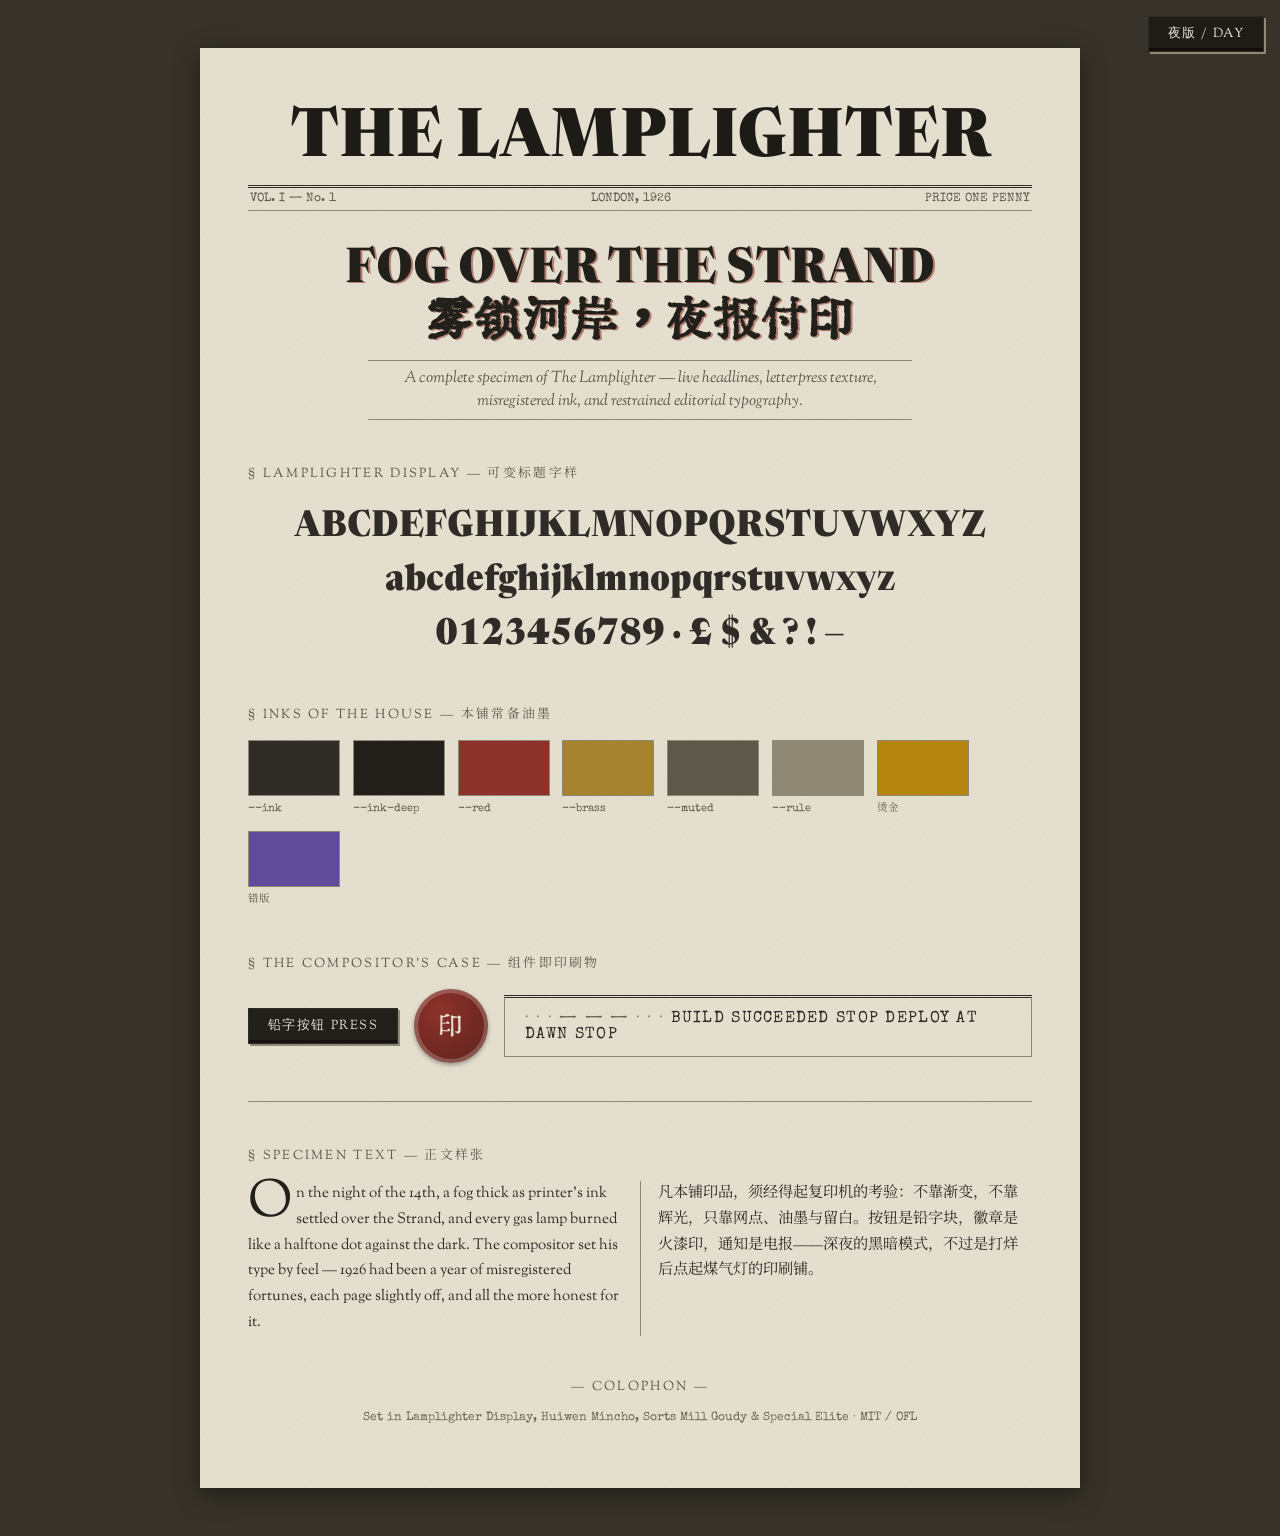
<file: demo/index.html>
<!doctype html>
<html lang="zh">
<head>
<meta charset="utf-8">
<meta name="viewport" content="width=device-width, initial-scale=1">
<title>The Lamplighter · type specimen</title>
<link href="https://fonts.googleapis.com/css2?family=Sorts+Mill+Goudy:ital@0;1&family=Special+Elite&family=Noto+Serif+SC:wght@500;700&display=swap" rel="stylesheet" crossorigin="anonymous">
<link rel="stylesheet" href="../references/tokens.css">
<link rel="stylesheet" href="../references/textures.css">
<link rel="stylesheet" href="../assets/fonts/huiwen.css">
<link rel="stylesheet" href="../assets/fonts/lamplighter.css">
<style>
  * { margin: 0; box-sizing: border-box; }
  body {
    background: var(--desk);
    font-family: var(--serif-en), var(--serif-cn);
    color: var(--ink);
    padding: 3rem 1rem;
  }
  .sheet {
    max-width: 880px;
    margin: 0 auto;
    background: var(--paper);
    padding: 3.5rem 3rem 4rem;
    box-shadow: 0 6px 24px rgba(0,0,0,.45);
  }
  .masthead {
    font-family: var(--masthead);
    font-weight: 800;
    text-transform: uppercase;
    font-size: clamp(2.4rem, 7vw, 4.2rem);
    text-align: center;
    color: var(--ink-deep);
  }
  .dateline {
    display: flex;
    justify-content: space-between;
    border-top: 3px double var(--ink);
    border-bottom: 1px solid var(--rule);
    padding: .35em .2em;
    margin: .8rem 0 2rem;
    font-family: var(--mono);
    font-size: .78rem;
    color: var(--muted);
  }
  h1.headline {
    font-family: var(--display-en);
    font-size: clamp(1.8rem, 5vw, 3rem);
    line-height: 1.12;
    text-align: center;
    color: var(--ink-deep);
    margin-bottom: .6rem;
  }
  .op-deck { text-align: center; margin: 0 auto 2rem; max-width: 34em; }
  section { margin-top: 2.6rem; }
  .op-label { display: block; margin-bottom: 1rem; font-size: .8rem; }
  .swatches { display: flex; flex-wrap: wrap; gap: .8rem; }
  .swatch { width: 92px; }
  .swatch i {
    display: block; height: 56px; border: 1px solid var(--rule);
  }
  .swatch span {
    font-family: var(--mono); font-size: .66rem; color: var(--muted);
  }
  .row { display: flex; flex-wrap: wrap; gap: 1rem; align-items: center; }
  .seal {
    width: 74px; height: 74px; border-radius: 50%;
    background: radial-gradient(circle at 35% 30%, var(--red) 0%, color-mix(in srgb, var(--red) 70%, black) 85%);
    color: var(--paper);
    display: grid; place-items: center;
    font-family: var(--masthead); font-size: 1.6rem;
    box-shadow: 0 2px 4px rgba(0,0,0,.35), inset 0 0 0 4px color-mix(in srgb, var(--paper) 25%, transparent);
  }
  .toggle {
    position: fixed; top: 1rem; right: 1rem;
  }
  article p { line-height: 1.7; font-size: .95rem; }
  .alphabet {
    font-family: var(--display-en);
    font-weight: 800;
    font-size: clamp(1.35rem, 4vw, 2.25rem);
    line-height: 1.5;
    text-align: center;
    overflow-wrap: anywhere;
  }
  hr { border: 0; border-top: 1px solid var(--rule); margin: 2.4rem 0; }
</style>
</head>
<body>
  <button class="op-typeblock toggle" onclick="document.body.classList.toggle('night')">夜版 / DAY</button>

  <div class="sheet op-grain">
    <div class="masthead op-inkbleed">The Lamplighter</div>
    <div class="dateline">
      <span>VOL. I — No. 1</span>
      <span>LONDON, 1926</span>
      <span>PRICE ONE PENNY</span>
    </div>

    <h1 class="headline op-misreg">FOG OVER THE STRAND<br>雾锁河岸，夜报付印</h1>
    <p class="op-deck">A complete specimen of The Lamplighter — live headlines, letterpress texture, misregistered ink, and restrained editorial typography.</p>

    <section>
      <span class="op-label">§ LAMPLIGHTER DISPLAY — 可变标题字样</span>
      <p class="alphabet">ABCDEFGHIJKLMNOPQRSTUVWXYZ<br>abcdefghijklmnopqrstuvwxyz<br>0123456789 · £ $ &amp; ? ! —</p>
    </section>

    <section>
      <span class="op-label">§ INKS OF THE HOUSE — 本铺常备油墨</span>
      <div class="swatches">
        <div class="swatch"><i style="background:var(--ink)"></i><span>--ink</span></div>
        <div class="swatch"><i style="background:var(--ink-deep)"></i><span>--ink-deep</span></div>
        <div class="swatch"><i style="background:var(--red)"></i><span>--red</span></div>
        <div class="swatch"><i style="background:var(--brass)"></i><span>--brass</span></div>
        <div class="swatch"><i style="background:var(--muted)"></i><span>--muted</span></div>
        <div class="swatch"><i style="background:var(--rule)"></i><span>--rule</span></div>
        <div class="swatch"><i style="background:var(--rarity-gold)"></i><span>烫金</span></div>
        <div class="swatch"><i style="background:var(--rarity-misprint)"></i><span>错版</span></div>
      </div>
    </section>

    <section>
      <span class="op-label">§ THE COMPOSITOR'S CASE — 组件即印刷物</span>
      <div class="row">
        <button class="op-typeblock">铅字按钮 PRESS</button>
        <div class="seal">印</div>
        <div class="op-telegram" style="flex:1;min-width:260px">BUILD SUCCEEDED STOP DEPLOY AT DAWN STOP</div>
      </div>
    </section>

    <hr>

    <section>
      <span class="op-label">§ SPECIMEN TEXT — 正文样张</span>
      <article class="op-columns">
        <p class="op-dropcap op-figures">On the night of the 14th, a fog thick as printer's ink settled over the Strand, and every gas lamp burned like a halftone dot against the dark. The compositor set his type by feel — 1926 had been a year of misregistered fortunes, each page slightly off, and all the more honest for it.</p>
        <p class="op-figures">凡本铺印品，须经得起复印机的考验：不靠渐变，不靠辉光，只靠网点、油墨与留白。按钮是铅字块，徽章是火漆印，通知是电报——深夜的黑暗模式，不过是打烊后点起煤气灯的印刷铺。</p>
      </article>
    </section>

    <section style="text-align:center">
      <span class="op-label">— COLOPHON —</span>
      <p class="op-figures" style="font-family:var(--mono);font-size:.75rem;color:var(--faded)">Set in Lamplighter Display, Huiwen Mincho, Sorts Mill Goudy &amp; Special Elite · MIT / OFL</p>
    </section>
  </div>
</body>
</html>
</file>
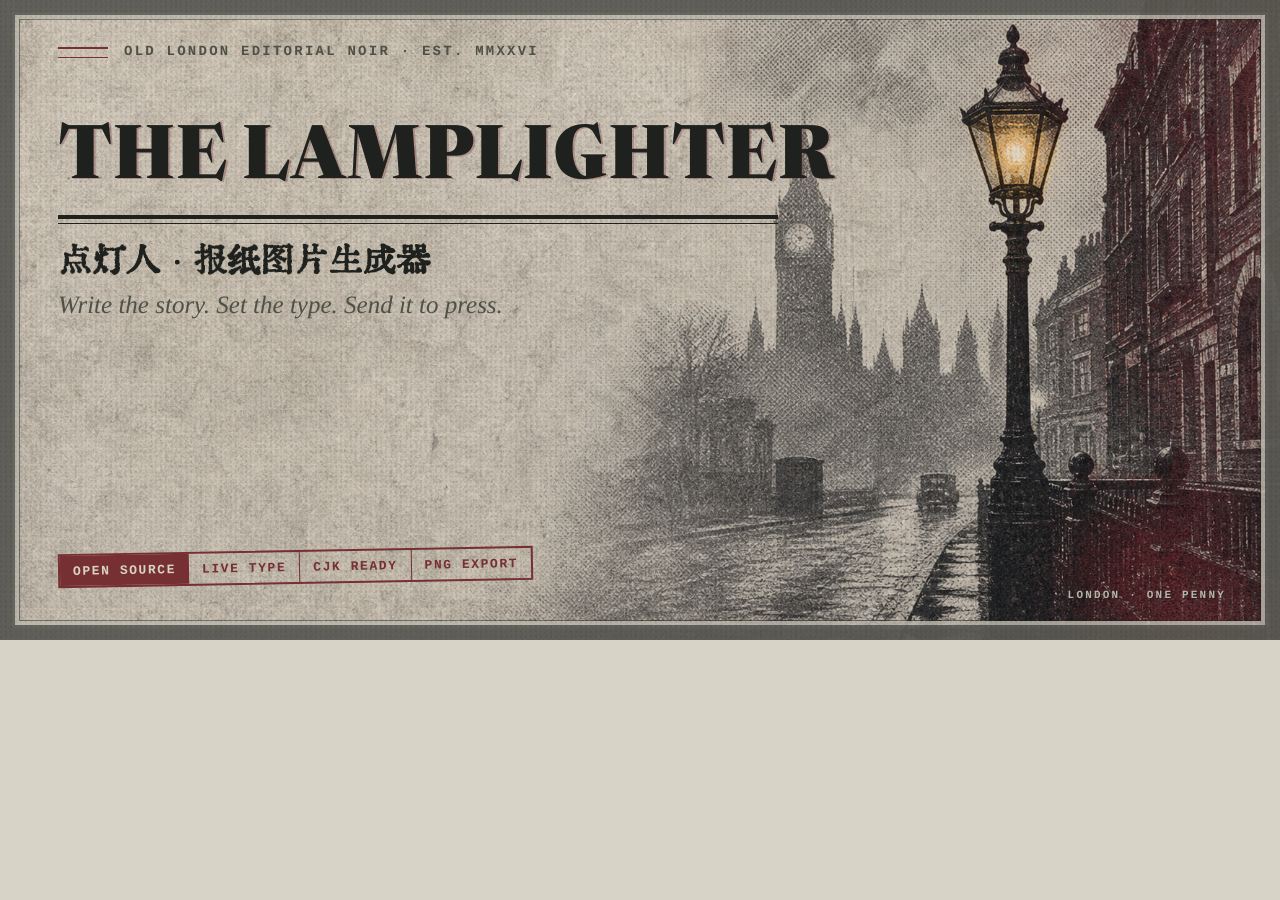
<file: assets/social-preview-source.html>
<!doctype html>
<html lang="en">
<head>
  <meta charset="utf-8">
  <meta name="viewport" content="width=device-width, initial-scale=1">
  <title>The Lamplighter · Social Preview</title>
  <link rel="stylesheet" href="fonts/lamplighter.css">
  <link rel="stylesheet" href="fonts/huiwen.css">
  <style>
    :root {
      --paper: #d8d3c7;
      --ink: #1e211d;
      --faded: #4f5047;
      --red: #762f32;
      --rule: #777469;
    }

    * { box-sizing: border-box; }

    html,
    body {
      width: 1280px;
      height: 640px;
      margin: 0;
      overflow: hidden;
      background: var(--paper);
    }

    body {
      color: var(--ink);
      text-rendering: geometricPrecision;
      -webkit-font-smoothing: antialiased;
    }

    .card {
      position: relative;
      width: 1280px;
      height: 640px;
      overflow: hidden;
      background: var(--paper) url("social-preview-bg.png") center / cover no-repeat;
      box-shadow:
        inset 0 0 0 12px rgba(30, 33, 29, .08),
        inset 0 0 0 15px rgba(30, 33, 29, .54),
        inset 0 0 0 19px rgba(216, 211, 199, .72),
        inset 0 0 0 20px rgba(30, 33, 29, .45);
    }

    .card::after {
      content: "";
      position: absolute;
      inset: 0;
      pointer-events: none;
      opacity: .22;
      background-image:
        radial-gradient(circle at 20% 30%, rgba(30, 33, 29, .32) 0 1px, transparent 1.5px),
        radial-gradient(circle at 70% 60%, rgba(30, 33, 29, .18) 0 1px, transparent 1.5px);
      background-size: 5px 5px, 7px 7px;
      mix-blend-mode: multiply;
    }

    .edition {
      position: absolute;
      z-index: 2;
      top: 45px;
      left: 58px;
      display: flex;
      align-items: center;
      gap: 16px;
      font: 700 14px/1.1 "Courier New", monospace;
      letter-spacing: .16em;
      text-transform: uppercase;
      color: var(--faded);
    }

    .edition::before {
      content: "";
      width: 50px;
      height: 8px;
      border-top: 2px solid var(--red);
      border-bottom: 1px solid var(--red);
    }

    .copy {
      position: absolute;
      z-index: 2;
      top: 126px;
      left: 58px;
      width: 785px;
    }

    .masthead {
      margin: 0;
      white-space: nowrap;
      font-family: "Lamplighter Display", Georgia, serif;
      font-size: 74px;
      font-weight: 800;
      line-height: .9;
      color: var(--ink);
      text-shadow: 2px 1px 0 rgba(118, 47, 50, .32);
    }

    .rule {
      width: 720px;
      margin: 22px 0 18px;
      border-top: 4px solid var(--ink);
      border-bottom: 1px solid var(--ink);
      height: 9px;
    }

    .cn {
      margin: 0 0 10px;
      font-family: "Huiwen-mincho", "Songti SC", serif;
      font-size: 34px;
      font-weight: 700;
      line-height: 1.1;
      color: var(--ink);
    }

    .deck {
      margin: 0;
      max-width: 660px;
      font: italic 25px/1.35 Georgia, serif;
      color: var(--faded);
    }

    .stamp {
      position: absolute;
      z-index: 2;
      left: 58px;
      bottom: 56px;
      display: inline-flex;
      align-items: stretch;
      border: 2px solid var(--red);
      color: var(--red);
      transform: rotate(-1deg);
    }

    .stamp strong,
    .stamp span {
      padding: 9px 13px 8px;
      font: 700 13px/1 "Courier New", monospace;
      letter-spacing: .12em;
      text-transform: uppercase;
    }

    .stamp strong {
      color: var(--paper);
      background: var(--red);
    }

    .stamp span + span { border-left: 1px solid var(--red); }

    .colophon {
      position: absolute;
      z-index: 2;
      right: 54px;
      bottom: 38px;
      font: 700 11px/1 "Courier New", monospace;
      letter-spacing: .2em;
      color: rgba(216, 211, 199, .82);
      text-transform: uppercase;
      text-shadow: 1px 1px 0 rgba(30, 33, 29, .75);
    }
  </style>
</head>
<body>
  <main class="card" aria-label="The Lamplighter GitHub social preview">
    <div class="edition">Old London Editorial Noir · Est. MMXXVI</div>
    <section class="copy">
      <h1 class="masthead">THE LAMPLIGHTER</h1>
      <div class="rule"></div>
      <p class="cn">点灯人 · 报纸图片生成器</p>
      <p class="deck">Write the story. Set the type. Send it to press.</p>
    </section>
    <div class="stamp">
      <strong>Open Source</strong>
      <span>Live Type</span>
      <span>CJK Ready</span>
      <span>PNG Export</span>
    </div>
    <div class="colophon">London · One Penny</div>
  </main>
</body>
</html>
</file>
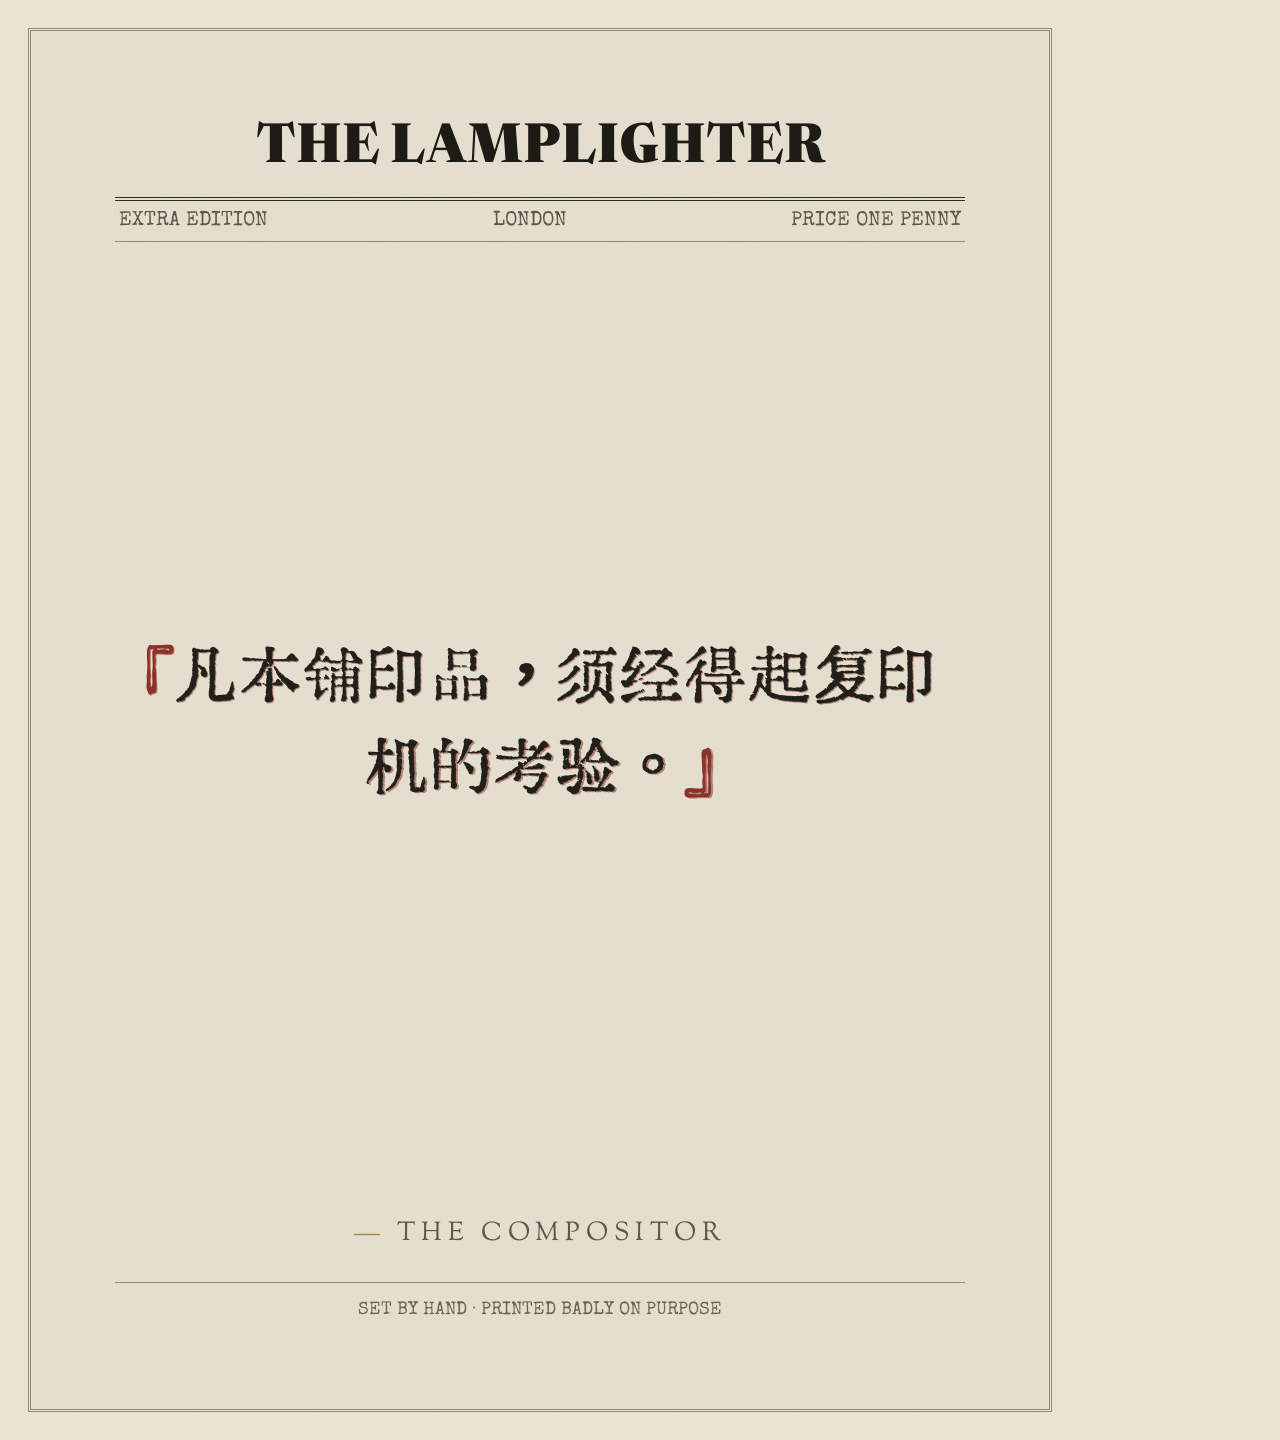
<file: templates/quote-card.html>
<!doctype html>
<html lang="zh">
<head>
<meta charset="utf-8">
<title>The Lamplighter · quote card 1080×1440</title>
<link href="https://fonts.googleapis.com/css2?family=Sorts+Mill+Goudy:ital@0;1&family=Special+Elite&family=Noto+Serif+SC:wght@500;700&display=swap" rel="stylesheet" crossorigin="anonymous">
<link rel="stylesheet" href="../references/tokens.css">
<link rel="stylesheet" href="../references/textures.css">
<link rel="stylesheet" href="../assets/fonts/huiwen.css">
<link rel="stylesheet" href="../assets/fonts/lamplighter.css">
<style>
  * { margin: 0; box-sizing: border-box; }
  html, body { width: 1080px; height: 1440px; overflow: hidden; }
  body {
    background: var(--paper);
    color: var(--ink);
    font-family: var(--serif-en), var(--serif-cn);
    display: flex;
  }
  .card {
    flex: 1;
    display: flex;
    flex-direction: column;
    padding: 90px 84px;
    border: 3px double var(--rule);
    margin: 28px;
  }
  .masthead {
    font-family: var(--masthead);
    font-weight: 800;
    text-transform: uppercase;
    font-size: 54px;
    text-align: center;
    color: var(--ink-deep);
  }
  .dateline {
    display: flex;
    justify-content: space-between;
    font-family: var(--mono);
    font-size: 20px;
    color: var(--muted);
    border-top: 4px double var(--ink);
    border-bottom: 1px solid var(--rule);
    padding: 10px 4px;
    margin: 22px 0 0;
  }
  .quote {
    flex: 1;
    display: grid;
    place-items: center;
    text-align: center;
    padding: 40px 0;
  }
  .quote blockquote {
    font-family: var(--display-en);
    font-size: 64px;
    line-height: 1.42;
    color: var(--ink-deep);
    max-width: 16em;
  }
  .quote blockquote::before { content: "『"; color: var(--red); }
  .quote blockquote::after  { content: "』"; color: var(--red); }
  .by {
    font-feature-settings: "smcp";
    letter-spacing: .22em;
    font-size: 26px;
    color: var(--muted);
    text-align: center;
    margin-top: 8px;
  }
  .by::before { content: "— "; color: var(--brass); }
  .foot {
    font-family: var(--mono);
    font-size: 18px;
    color: var(--faded);
    text-align: center;
    border-top: 1px solid var(--rule);
    padding-top: 18px;
    margin-top: 30px;
  }
</style>
</head>
<body>
  <div class="card op-grain">
    <div class="masthead op-inkbleed" data-f="mast">The Lamplighter</div>
    <div class="dateline">
      <span data-f="vol">EXTRA EDITION</span>
      <span data-f="date">LONDON</span>
      <span>PRICE ONE PENNY</span>
    </div>
    <div class="quote">
      <blockquote class="op-misreg" data-f="q">凡本铺印品，须经得起复印机的考验。</blockquote>
    </div>
    <div class="by" data-f="by">THE COMPOSITOR</div>
    <div class="foot" data-f="src">SET BY HAND · PRINTED BADLY ON PURPOSE</div>
  </div>
<script>
  const p = new URLSearchParams(location.search);
  for (const [k, v] of p) document.querySelectorAll(`[data-f="${k}"]`).forEach(e => e.textContent = v);
  if (p.get('theme')) document.body.classList.add(p.get('theme'));
</script>
</body>
</html>
</file>
<file: references/tokens.css>
/* The Lamplighter · design tokens
   Gaslight theme (default) — day on cream paper, night as gaslit dark.
   Drop into :root, toggle night with body.night. */

:root {
  /* paper & ink */
  --paper: #E9E3D3;
  --ink: #2C2924;
  --ink-deep: #1E1C17;

  /* second ink pass (accents — use sparingly, like a second run through the press) */
  --red: #8E2F27;      /* muted red — headlines' one allowed emphasis */
  --brass: #A8842C;    /* brass gold — hardware, links, small ornaments */

  /* supporting grays (warm, never neutral) */
  --muted: #5C574A;
  --faded: #6A6452;
  --rule: #8F8975;     /* column rules, hairline borders */
  --desk: #37332A;     /* the desk the paper lies on — page background outside the sheet */

  /* rarity inks (optional tiered accents, from type-bureau) */
  --rarity-black: #2b2620;
  --rarity-red: #a63a2b;
  --rarity-gold: #b8860b;
  --rarity-misprint: #5d4a9c;

  /* type */
  --serif-en: "Sorts Mill Goudy", Georgia, serif;
  --serif-cn: "Noto Serif SC", "Songti SC", "SimSun", serif;
  /* The custom face owns Latin display text. CJK falls through to Huiwen/Noto. */
  --display-en: "Lamplighter Display", "Huiwen-mincho", "Noto Serif SC", Georgia, serif;
  --masthead: "Lamplighter Display", "Huiwen-mincho", "Noto Serif SC", Georgia, serif;
  /* Compatibility alias for older templates. */
  --blackletter: var(--masthead);
  --mono: "Special Elite", "Courier New", "Noto Serif SC", Courier, monospace;
}

/* 煤气灯夜版 — the print shop after hours, not a "dark theme" */
body.night {
  --paper: #23211B;
  --ink: #D9D0B6;
  --ink-deep: #E9E3D3;
  --red: #C4655C;
  --brass: #A8842C;
  --muted: #A29A82;
  --faded: #8F8975;
  --rule: #3B382F;
  --desk: #0D0B08;
}

/* Vapor theme — vaporwave inks screen-printed on the same old paper.
   Apply with body.vapor; saturation deliberately pulled down: printed, not lit. */
body.vapor {
  --red: #C25C8A;      /* magenta ink */
  --brass: #5FB3B3;    /* cyan ink */
  --ink: #3A3550;
  --rarity-misprint: #9B8CDB; /* lavender */
}
</file>
<file: references/textures.css>
/* The Lamplighter · texture recipes
   Ready-made CSS for the base layer. Each class is independent; combine freely.
   Everything here must survive a photocopier — no glow, no glossy gradients. */

/* ---------- paper grain (SVG turbulence noise, no external asset) ----------
   Note: keep this to one layer per page and avoid blend modes — a full-page
   blended noise layer is expensive enough to make scrolling stutter. */
.op-grain {
  position: relative;
}
.op-grain::after {
  content: "";
  position: absolute;
  inset: 0;
  pointer-events: none;
  opacity: .18;
  background-image: url("data:image/svg+xml,%3Csvg xmlns='http://www.w3.org/2000/svg' width='120' height='120'%3E%3Cfilter id='n'%3E%3CfeTurbulence type='fractalNoise' baseFrequency='0.85' numOctaves='2'/%3E%3CfeColorMatrix values='0 0 0 0 0.17 0 0 0 0 0.16 0 0 0 0 0.14 0 0 0 0.5 0'/%3E%3C/filter%3E%3Crect width='120' height='120' filter='url(%23n)'/%3E%3C/svg%3E");
}

/* ---------- halftone dot screen (for image overlays and large fills) ---------- */
.op-halftone {
  background-image: radial-gradient(circle, var(--ink) 1px, transparent 1.4px);
  background-size: 5px 5px;
}
.op-halftone--bold {
  background-image: radial-gradient(circle, var(--ink) 1.6px, transparent 2.1px);
  background-size: 7px 7px;
}
/* lay over a photo to "print" it */
.op-halftone-photo {
  filter: grayscale(1) contrast(1.25) sepia(.25);
}
.op-halftone-photo + .op-halftone-screen {
  position: absolute;
  inset: 0;
  background-image: radial-gradient(circle, rgba(30,28,23,.9) 1px, transparent 1.5px);
  background-size: 4px 4px;
  mix-blend-mode: overlay;
  pointer-events: none;
}

/* ---------- misregistration (second ink pass slightly off) ---------- */
.op-misreg {
  text-shadow: 1.5px 1px 0 color-mix(in srgb, var(--red) 55%, transparent);
}
.op-misreg--heavy {
  text-shadow:
    2px 1.5px 0 color-mix(in srgb, var(--red) 60%, transparent),
    -1px -.5px 0 color-mix(in srgb, var(--brass) 40%, transparent);
}

/* ---------- ink bleed (soften edges, never crisp) ---------- */
.op-inkbleed {
  filter: blur(.2px) contrast(1.05);
}

/* ---------- metal type button (按钮 = 铅字块) ---------- */
.op-typeblock {
  font-family: var(--serif-en);
  font-feature-settings: "smcp";
  letter-spacing: .12em;
  color: var(--paper);
  background: var(--ink-deep);
  border: 1px solid var(--ink);
  box-shadow: inset 0 -3px 0 rgba(0,0,0,.45), 2px 2px 0 var(--rule);
  padding: .55em 1.4em;
  cursor: pointer;
}
.op-typeblock:active {
  transform: translate(2px, 2px);   /* the press comes down */
  box-shadow: inset 0 -1px 0 rgba(0,0,0,.45), 0 0 0 var(--rule);
}

/* ---------- telegram notification (通知 = 电报) ---------- */
.op-telegram {
  font-family: var(--mono);
  text-transform: uppercase;
  letter-spacing: .08em;
  background: var(--paper);
  color: var(--ink);
  border: 1px solid var(--rule);
  border-top: 3px double var(--ink);
  padding: .8em 1.2em;
}
.op-telegram::before { content: "· · · — — — · · ·   "; color: var(--faded); }

/* ---------- editorial details ---------- */
.op-dropcap::first-letter {
  font-family: var(--serif-en);
  float: left;
  font-size: 3.4em;
  line-height: .82;
  padding: .04em .08em 0 0;
  color: var(--ink-deep);
}
.op-columns {
  column-count: 2;
  column-gap: 2.2rem;
  column-rule: 1px solid var(--rule);
}
.op-deck {          /* newspaper deck under a headline */
  font-family: var(--serif-en);
  font-style: italic;
  color: var(--muted);
  border-top: 1px solid var(--rule);
  border-bottom: 1px solid var(--rule);
  padding: .4em 0;
}
.op-figures { font-feature-settings: "onum"; }   /* old-style figures */
.op-label {
  font-feature-settings: "smcp";
  letter-spacing: .18em;
  color: var(--muted);
}

/* ---------- fold wear (subtle vertical crease) ---------- */
.op-fold {
  background-image: linear-gradient(90deg,
    transparent 49.6%, rgba(30,28,23,.08) 50%, rgba(255,255,255,.05) 50.4%, transparent 51%);
}
</file>
<file: assets/fonts/huiwen.css>
@font-face{font-family:"Huiwen-mincho";src:url('huiwen-00.woff2') format('woff2');unicode-range:U+4E00-51F3;font-display:swap;}
@font-face{font-family:"Huiwen-mincho";src:url('huiwen-01.woff2') format('woff2');unicode-range:U+51F5-556D;font-display:swap;}
@font-face{font-family:"Huiwen-mincho";src:url('huiwen-02.woff2') format('woff2');unicode-range:U+556E-5A6A;font-display:swap;}
@font-face{font-family:"Huiwen-mincho";src:url('huiwen-03.woff2') format('woff2');unicode-range:U+5A74-5F71;font-display:swap;}
@font-face{font-family:"Huiwen-mincho";src:url('huiwen-04.woff2') format('woff2');unicode-range:U+5F73-6387;font-display:swap;}
@font-face{font-family:"Huiwen-mincho";src:url('huiwen-05.woff2') format('woff2');unicode-range:U+6388-6832;font-display:swap;}
@font-face{font-family:"Huiwen-mincho";src:url('huiwen-06.woff2') format('woff2');unicode-range:U+6833-6D6A;font-display:swap;}
@font-face{font-family:"Huiwen-mincho";src:url('huiwen-07.woff2') format('woff2');unicode-range:U+6D6E-732A;font-display:swap;}
@font-face{font-family:"Huiwen-mincho";src:url('huiwen-08.woff2') format('woff2');unicode-range:U+732B-782C;font-display:swap;}
@font-face{font-family:"Huiwen-mincho";src:url('huiwen-09.woff2') format('woff2');unicode-range:U+782D-7ED2;font-display:swap;}
@font-face{font-family:"Huiwen-mincho";src:url('huiwen-10.woff2') format('woff2');unicode-range:U+7ED3-8288;font-display:swap;}
@font-face{font-family:"Huiwen-mincho";src:url('huiwen-11.woff2') format('woff2');unicode-range:U+828A-8725;font-display:swap;}
@font-face{font-family:"Huiwen-mincho";src:url('huiwen-12.woff2') format('woff2');unicode-range:U+8729-8D5A;font-display:swap;}
@font-face{font-family:"Huiwen-mincho";src:url('huiwen-13.woff2') format('woff2');unicode-range:U+8D5B-943E;font-display:swap;}
@font-face{font-family:"Huiwen-mincho";src:url('huiwen-14.woff2') format('woff2');unicode-range:U+946B-987D;font-display:swap;}
@font-face{font-family:"Huiwen-mincho";src:url('huiwen-15.woff2') format('woff2');unicode-range:U+987E-FF1F;font-display:swap;}
@font-face{font-family:"Huiwen-mincho";src:url('huiwen-lat.woff2') format('woff2');unicode-range:U+0020-007E,U+00A0-00FF,U+2013-2026,U+3000-303F,U+FF00-FFEF;font-display:swap;}
</file>
<file: assets/fonts/lamplighter.css>
/* Lamplighter Display
   Modified from Newsreader 72pt ExtraBold under the SIL Open Font License 1.1.
   See lamplighter-OFL.txt. */
@font-face {
  font-family: "Lamplighter Display";
  src: url("lamplighter-display.woff2") format("woff2");
  font-style: normal;
  font-weight: 800;
  font-display: swap;
}
</file>
